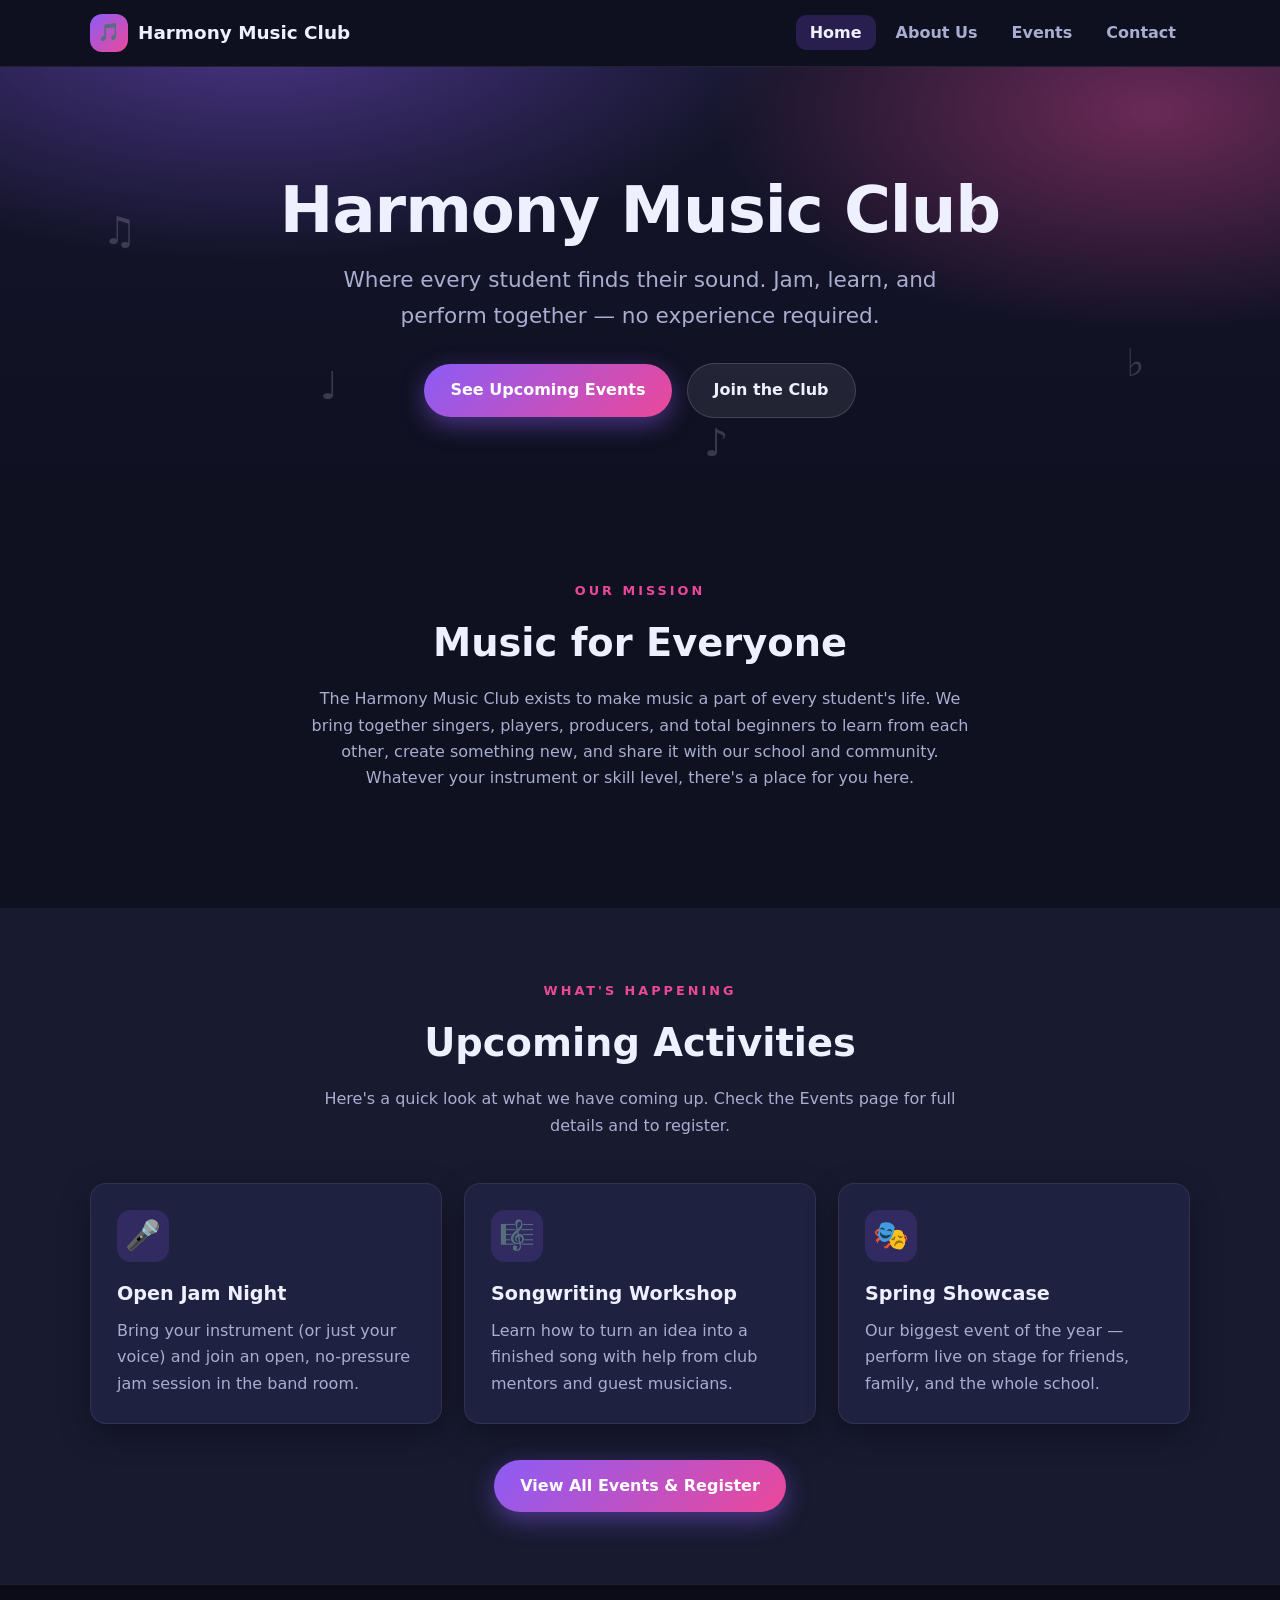
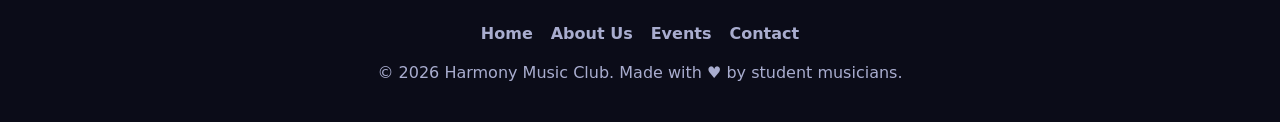
<file: index.html>
<!DOCTYPE html>
<html lang="en">
<head>
  <meta charset="UTF-8">
  <meta name="viewport" content="width=device-width, initial-scale=1.0">
  <title>Harmony Music Club — Home</title>
  <meta name="description" content="Harmony Music Club brings together students who love music — all skill levels welcome. Jam sessions, workshops, and live performances.">
  <link rel="stylesheet" href="styles.css">
</head>
<body>

  <!-- Navbar -->
  <header class="navbar">
    <div class="container nav-inner">
      <a class="brand" href="index.html"><span class="logo">&#127925;</span> Harmony Music Club</a>
      <button class="nav-toggle" onclick="toggleNav()" aria-label="Menu">&#9776;</button>
      <ul class="nav-links" id="navLinks">
        <li><a href="index.html">Home</a></li>
        <li><a href="about.html">About Us</a></li>
        <li><a href="events.html">Events</a></li>
        <li><a href="contact.html">Contact</a></li>
      </ul>
    </div>
  </header>

  <!-- Hero / Banner -->
  <section class="hero">
    <div class="hero-notes">
      <span>&#9835;</span><span>&#9833;</span><span>&#9839;</span><span>&#9837;</span><span>&#9834;</span>
    </div>
    <div class="container">
      <h1>Harmony Music Club</h1>
      <p class="tagline">Where every student finds their sound. Jam, learn, and perform together — no experience required.</p>
      <a class="btn btn-primary" href="events.html">See Upcoming Events</a>
      <a class="btn btn-ghost" href="about.html">Join the Club</a>
    </div>
  </section>

  <!-- Mission Statement -->
  <section class="section">
    <div class="container">
      <span class="eyebrow">Our Mission</span>
      <h2>Music for Everyone</h2>
      <p class="lead">
        The Harmony Music Club exists to make music a part of every student's life. We bring together
        singers, players, producers, and total beginners to learn from each other, create something new,
        and share it with our school and community. Whatever your instrument or skill level, there's a
        place for you here.
      </p>
    </div>
  </section>

  <!-- Upcoming Activities -->
  <section class="section alt">
    <div class="container">
      <span class="eyebrow">What's Happening</span>
      <h2>Upcoming Activities</h2>
      <p class="lead">Here's a quick look at what we have coming up. Check the Events page for full details and to register.</p>
      <div class="grid grid-3">
        <div class="card">
          <div class="icon">&#127908;</div>
          <h3>Open Jam Night</h3>
          <p>Bring your instrument (or just your voice) and join an open, no-pressure jam session in the band room.</p>
        </div>
        <div class="card">
          <div class="icon">&#127932;</div>
          <h3>Songwriting Workshop</h3>
          <p>Learn how to turn an idea into a finished song with help from club mentors and guest musicians.</p>
        </div>
        <div class="card">
          <div class="icon">&#127917;</div>
          <h3>Spring Showcase</h3>
          <p>Our biggest event of the year — perform live on stage for friends, family, and the whole school.</p>
        </div>
      </div>
      <div style="text-align:center; margin-top:36px;">
        <a class="btn btn-primary" href="events.html">View All Events &amp; Register</a>
      </div>
    </div>
  </section>

  <!-- Footer -->
  <footer class="footer">
    <div class="container">
      <div class="footer-links">
        <a href="index.html">Home</a>
        <a href="about.html">About Us</a>
        <a href="events.html">Events</a>
        <a href="contact.html">Contact</a>
      </div>
      <p>&copy; 2026 Harmony Music Club. Made with &#9829; by student musicians.</p>
    </div>
  </footer>

  <script src="script.js"></script>
</body>
</html>
</file>
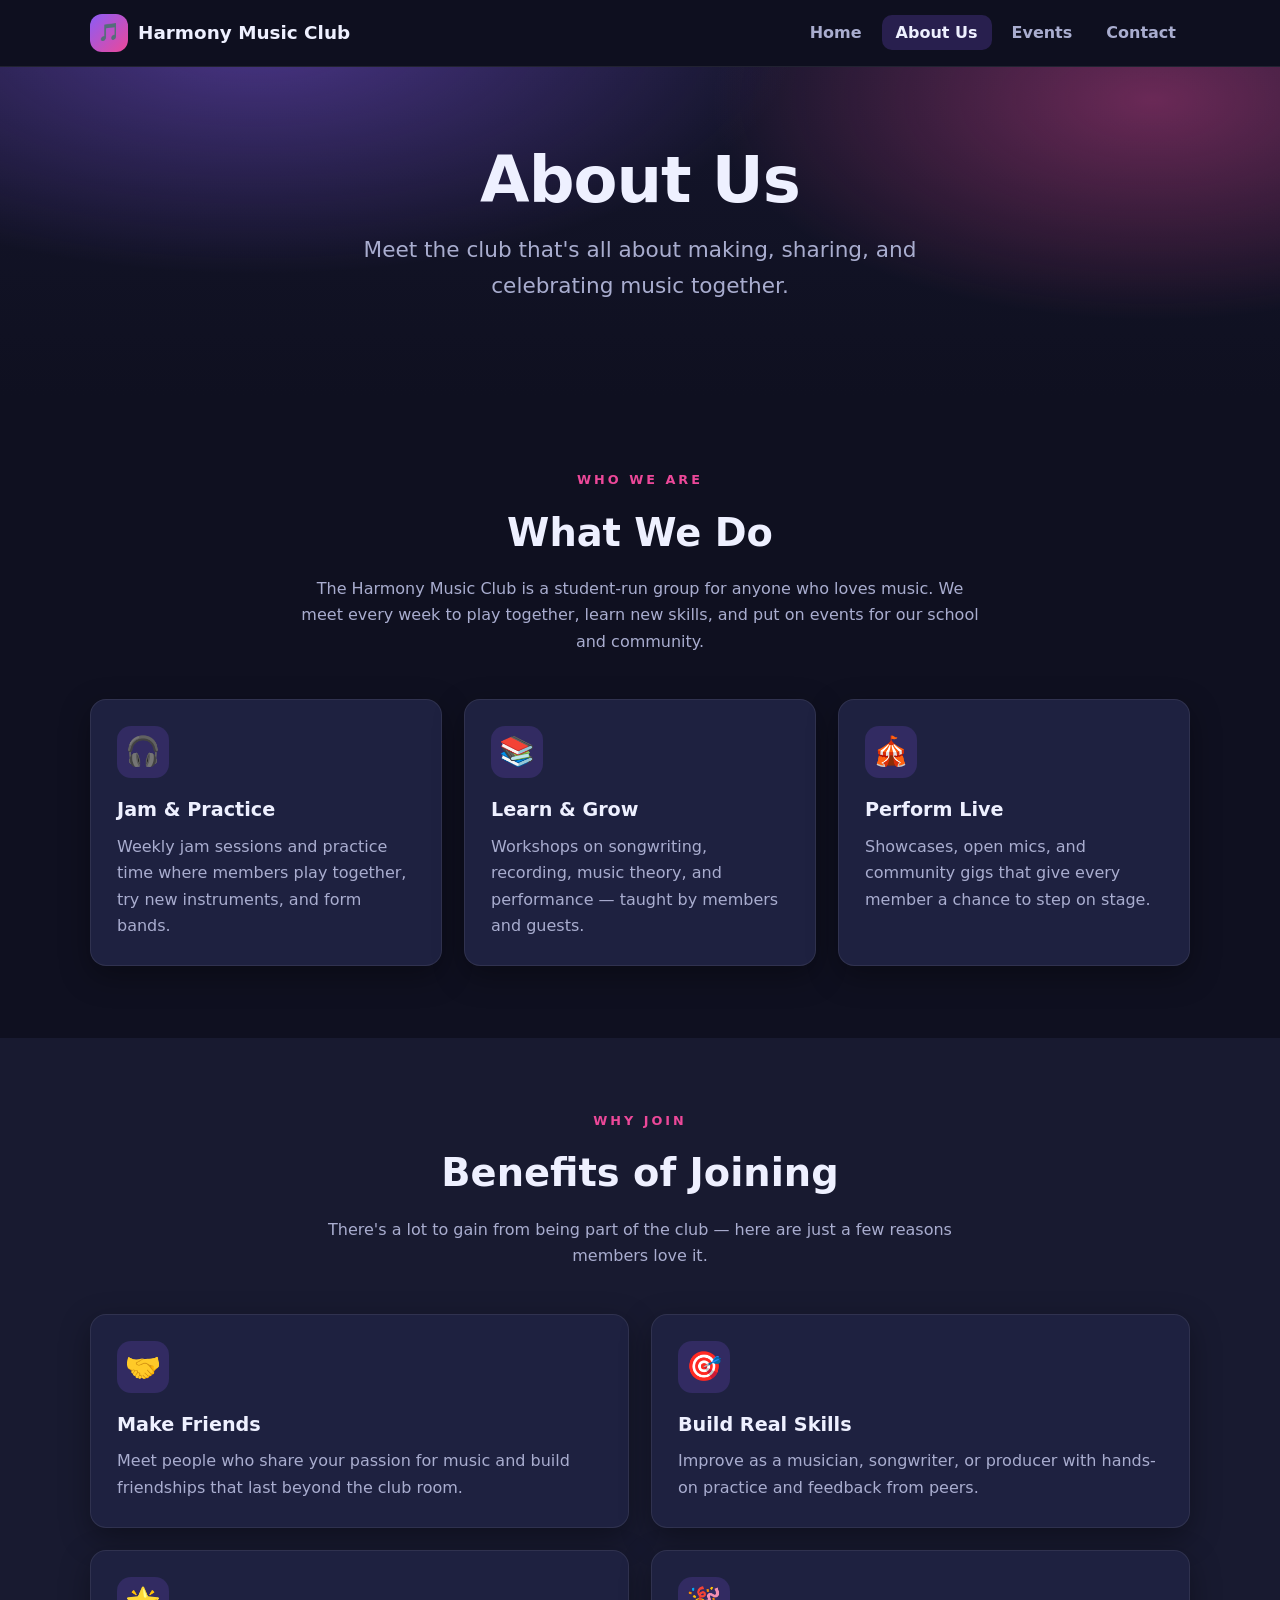
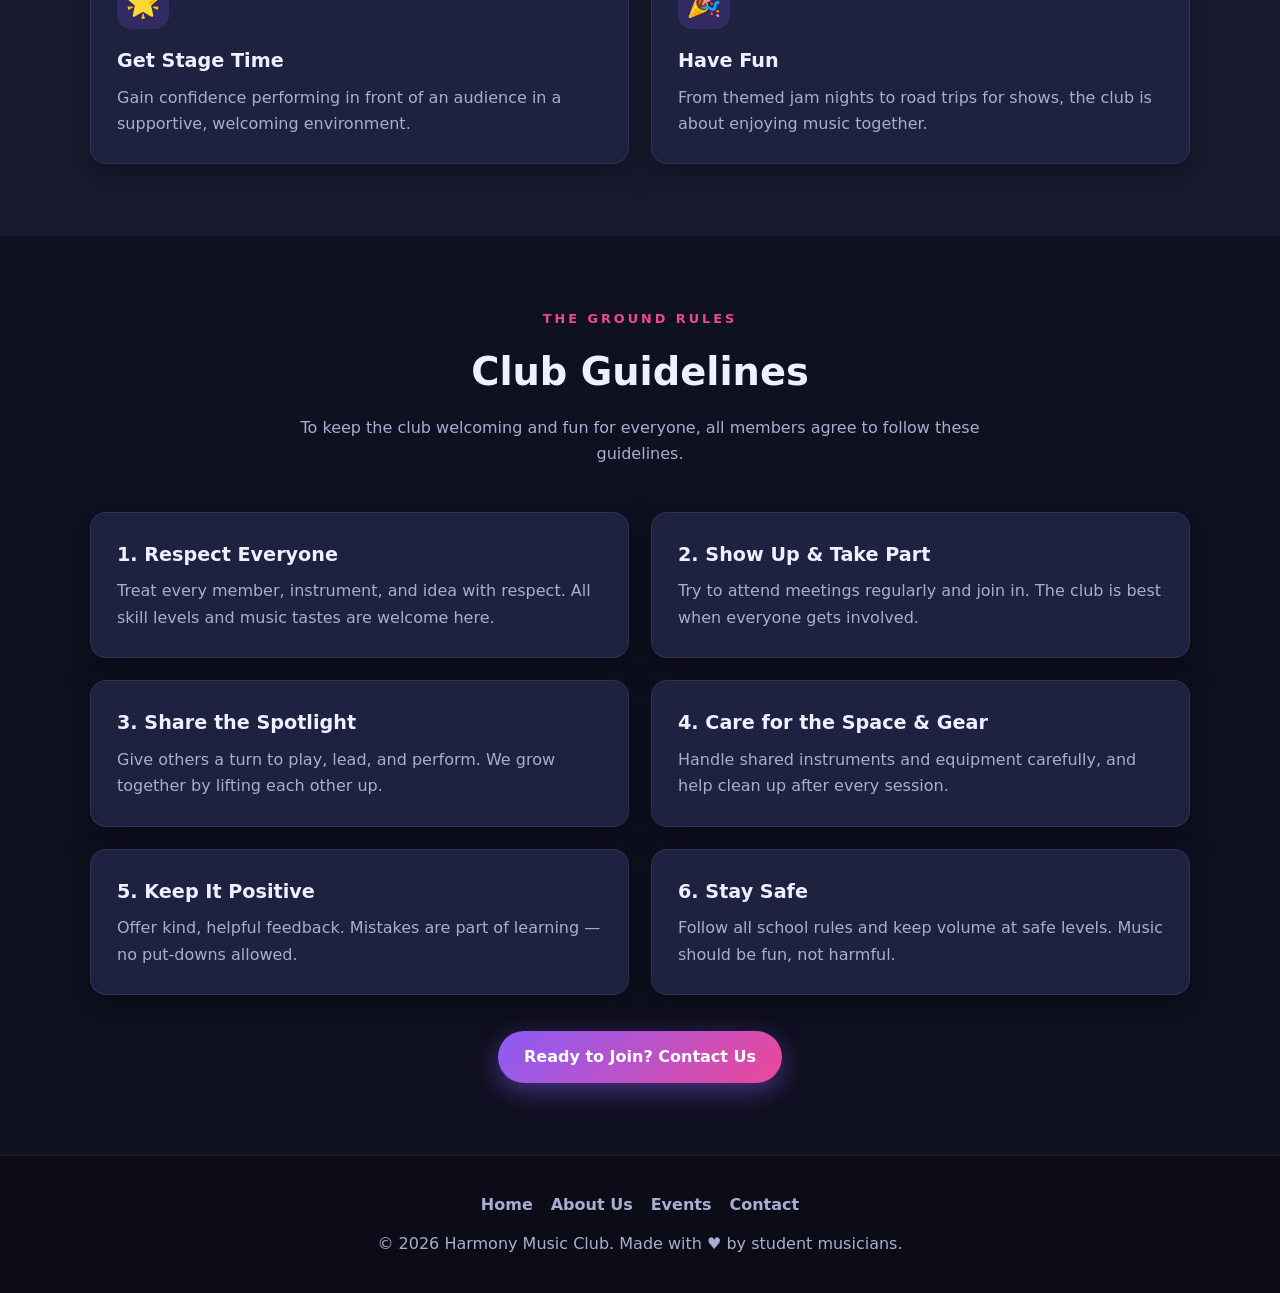
<file: about.html>
<!DOCTYPE html>
<html lang="en">
<head>
  <meta charset="UTF-8">
  <meta name="viewport" content="width=device-width, initial-scale=1.0">
  <title>Harmony Music Club — About Us</title>
  <meta name="description" content="Learn what the Harmony Music Club does, the benefits of joining, and our club guidelines.">
  <link rel="stylesheet" href="styles.css">
</head>
<body>

  <!-- Navbar -->
  <header class="navbar">
    <div class="container nav-inner">
      <a class="brand" href="index.html"><span class="logo">&#127925;</span> Harmony Music Club</a>
      <button class="nav-toggle" onclick="toggleNav()" aria-label="Menu">&#9776;</button>
      <ul class="nav-links" id="navLinks">
        <li><a href="index.html">Home</a></li>
        <li><a href="about.html">About Us</a></li>
        <li><a href="events.html">Events</a></li>
        <li><a href="contact.html">Contact</a></li>
      </ul>
    </div>
  </header>

  <!-- Page header -->
  <section class="hero" style="padding:80px 0 64px;">
    <div class="container">
      <h1>About Us</h1>
      <p class="tagline">Meet the club that's all about making, sharing, and celebrating music together.</p>
    </div>
  </section>

  <!-- What the club does -->
  <section class="section">
    <div class="container">
      <span class="eyebrow">Who We Are</span>
      <h2>What We Do</h2>
      <p class="lead">
        The Harmony Music Club is a student-run group for anyone who loves music. We meet every week to
        play together, learn new skills, and put on events for our school and community.
      </p>
      <div class="grid grid-3">
        <div class="card">
          <div class="icon">&#127911;</div>
          <h3>Jam &amp; Practice</h3>
          <p>Weekly jam sessions and practice time where members play together, try new instruments, and form bands.</p>
        </div>
        <div class="card">
          <div class="icon">&#128218;</div>
          <h3>Learn &amp; Grow</h3>
          <p>Workshops on songwriting, recording, music theory, and performance — taught by members and guests.</p>
        </div>
        <div class="card">
          <div class="icon">&#127914;</div>
          <h3>Perform Live</h3>
          <p>Showcases, open mics, and community gigs that give every member a chance to step on stage.</p>
        </div>
      </div>
    </div>
  </section>

  <!-- Benefits of joining -->
  <section class="section alt">
    <div class="container">
      <span class="eyebrow">Why Join</span>
      <h2>Benefits of Joining</h2>
      <p class="lead">There's a lot to gain from being part of the club — here are just a few reasons members love it.</p>
      <div class="grid grid-2">
        <div class="card">
          <div class="icon">&#129309;</div>
          <h3>Make Friends</h3>
          <p>Meet people who share your passion for music and build friendships that last beyond the club room.</p>
        </div>
        <div class="card">
          <div class="icon">&#127919;</div>
          <h3>Build Real Skills</h3>
          <p>Improve as a musician, songwriter, or producer with hands-on practice and feedback from peers.</p>
        </div>
        <div class="card">
          <div class="icon">&#127775;</div>
          <h3>Get Stage Time</h3>
          <p>Gain confidence performing in front of an audience in a supportive, welcoming environment.</p>
        </div>
        <div class="card">
          <div class="icon">&#127881;</div>
          <h3>Have Fun</h3>
          <p>From themed jam nights to road trips for shows, the club is about enjoying music together.</p>
        </div>
      </div>
    </div>
  </section>

  <!-- Club guidelines -->
  <section class="section">
    <div class="container">
      <span class="eyebrow">The Ground Rules</span>
      <h2>Club Guidelines</h2>
      <p class="lead">To keep the club welcoming and fun for everyone, all members agree to follow these guidelines.</p>
      <div class="grid grid-2">
        <div class="card">
          <h3>1. Respect Everyone</h3>
          <p>Treat every member, instrument, and idea with respect. All skill levels and music tastes are welcome here.</p>
        </div>
        <div class="card">
          <h3>2. Show Up &amp; Take Part</h3>
          <p>Try to attend meetings regularly and join in. The club is best when everyone gets involved.</p>
        </div>
        <div class="card">
          <h3>3. Share the Spotlight</h3>
          <p>Give others a turn to play, lead, and perform. We grow together by lifting each other up.</p>
        </div>
        <div class="card">
          <h3>4. Care for the Space &amp; Gear</h3>
          <p>Handle shared instruments and equipment carefully, and help clean up after every session.</p>
        </div>
        <div class="card">
          <h3>5. Keep It Positive</h3>
          <p>Offer kind, helpful feedback. Mistakes are part of learning — no put-downs allowed.</p>
        </div>
        <div class="card">
          <h3>6. Stay Safe</h3>
          <p>Follow all school rules and keep volume at safe levels. Music should be fun, not harmful.</p>
        </div>
      </div>
      <div style="text-align:center; margin-top:36px;">
        <a class="btn btn-primary" href="contact.html">Ready to Join? Contact Us</a>
      </div>
    </div>
  </section>

  <!-- Footer -->
  <footer class="footer">
    <div class="container">
      <div class="footer-links">
        <a href="index.html">Home</a>
        <a href="about.html">About Us</a>
        <a href="events.html">Events</a>
        <a href="contact.html">Contact</a>
      </div>
      <p>&copy; 2026 Harmony Music Club. Made with &#9829; by student musicians.</p>
    </div>
  </footer>

  <script src="script.js"></script>
</body>
</html>
</file>
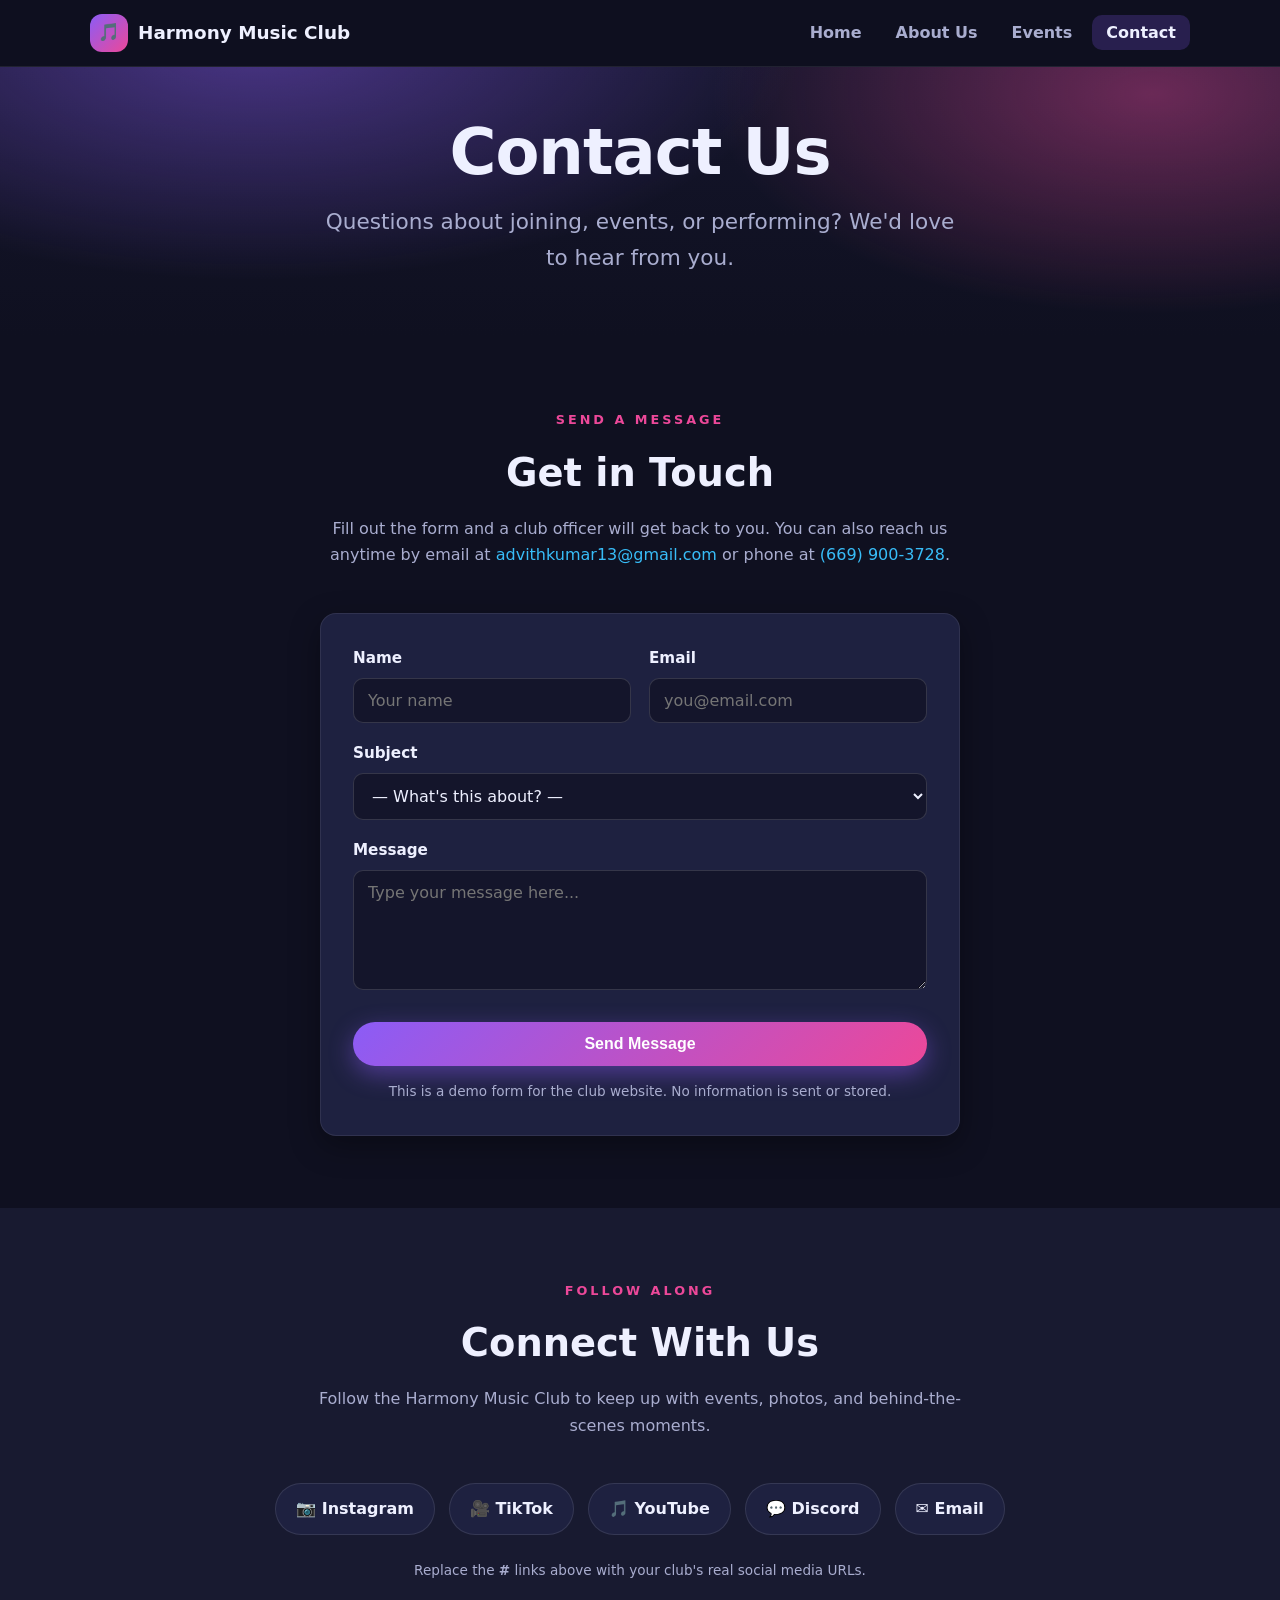
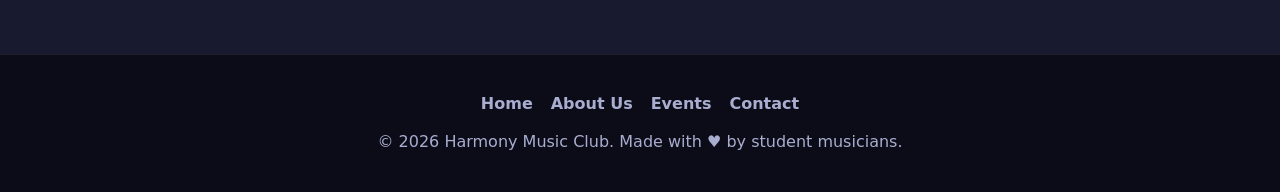
<file: contact.html>
<!DOCTYPE html>
<html lang="en">
<head>
  <meta charset="UTF-8">
  <meta name="viewport" content="width=device-width, initial-scale=1.0">
  <title>Harmony Music Club — Contact</title>
  <meta name="description" content="Get in touch with the Harmony Music Club. Send us a message or follow us on social media.">
  <link rel="stylesheet" href="styles.css">
</head>
<body>

  <!-- Navbar -->
  <header class="navbar">
    <div class="container nav-inner">
      <a class="brand" href="index.html"><span class="logo">&#127925;</span> Harmony Music Club</a>
      <button class="nav-toggle" onclick="toggleNav()" aria-label="Menu">&#9776;</button>
      <ul class="nav-links" id="navLinks">
        <li><a href="index.html">Home</a></li>
        <li><a href="about.html">About Us</a></li>
        <li><a href="events.html">Events</a></li>
        <li><a href="contact.html" class="active">Contact</a></li>
      </ul>
    </div>
  </header>

  <!-- Page header -->
  <section class="hero" style="padding:52px 0 32px;">
    <div class="container">
      <h1>Contact Us</h1>
      <p class="tagline">Questions about joining, events, or performing? We'd love to hear from you.</p>
    </div>
  </section>

  <!-- Contact form -->
  <section class="section">
    <div class="container">
      <span class="eyebrow">Send a Message</span>
      <h2>Get in Touch</h2>
      <p class="lead">
        Fill out the form and a club officer will get back to you. You can also reach us anytime by
        email at <a href="mailto:advithkumar13@gmail.com">advithkumar13@gmail.com</a>
        or phone at <a href="tel:+16699003728">(669) 900-3728</a>.
      </p>

      <form class="form" data-mock>
        <div class="form-success">&#9989; Thanks for reaching out! We'll reply to your message soon.</div>

        <div class="form-grid">
          <div class="form-row">
            <label for="c-name">Name</label>
            <input type="text" id="c-name" name="name" placeholder="Your name" required>
          </div>
          <div class="form-row">
            <label for="c-email">Email</label>
            <input type="email" id="c-email" name="email" placeholder="you@email.com" required>
          </div>
        </div>

        <div class="form-row">
          <label for="c-subject">Subject</label>
          <select id="c-subject" name="subject" required>
            <option value="">— What's this about? —</option>
            <option>I want to join the club</option>
            <option>Question about an event</option>
            <option>I'd like to perform</option>
            <option>Something else</option>
          </select>
        </div>

        <div class="form-row">
          <label for="c-message">Message</label>
          <textarea id="c-message" name="message" placeholder="Type your message here..." required></textarea>
        </div>

        <button type="submit" class="btn btn-primary">Send Message</button>
        <p class="form-note">This is a demo form for the club website. No information is sent or stored.</p>
      </form>
    </div>
  </section>

  <!-- Social media links -->
  <section class="section alt">
    <div class="container">
      <span class="eyebrow">Follow Along</span>
      <h2>Connect With Us</h2>
      <p class="lead">Follow the Harmony Music Club to keep up with events, photos, and behind-the-scenes moments.</p>
      <div class="socials">
        <a class="social" href="#" target="_blank" rel="noopener">&#128247; Instagram</a>
        <a class="social" href="#" target="_blank" rel="noopener">&#127909; TikTok</a>
        <a class="social" href="#" target="_blank" rel="noopener">&#127925; YouTube</a>
        <a class="social" href="#" target="_blank" rel="noopener">&#128172; Discord</a>
        <a class="social" href="mailto:advithkumar13@gmail.com">&#9993; Email</a>
      </div>
      <p class="form-note" style="margin-top:24px;">
        Replace the <strong>#</strong> links above with your club's real social media URLs.
      </p>
    </div>
  </section>

  <!-- Footer -->
  <footer class="footer">
    <div class="container">
      <div class="footer-links">
        <a href="index.html">Home</a>
        <a href="about.html">About Us</a>
        <a href="events.html">Events</a>
        <a href="contact.html">Contact</a>
      </div>
      <p>&copy; 2026 Harmony Music Club. Made with &#9829; by student musicians.</p>
    </div>
  </footer>

  <script src="script.js"></script>
</body>
</html>
</file>
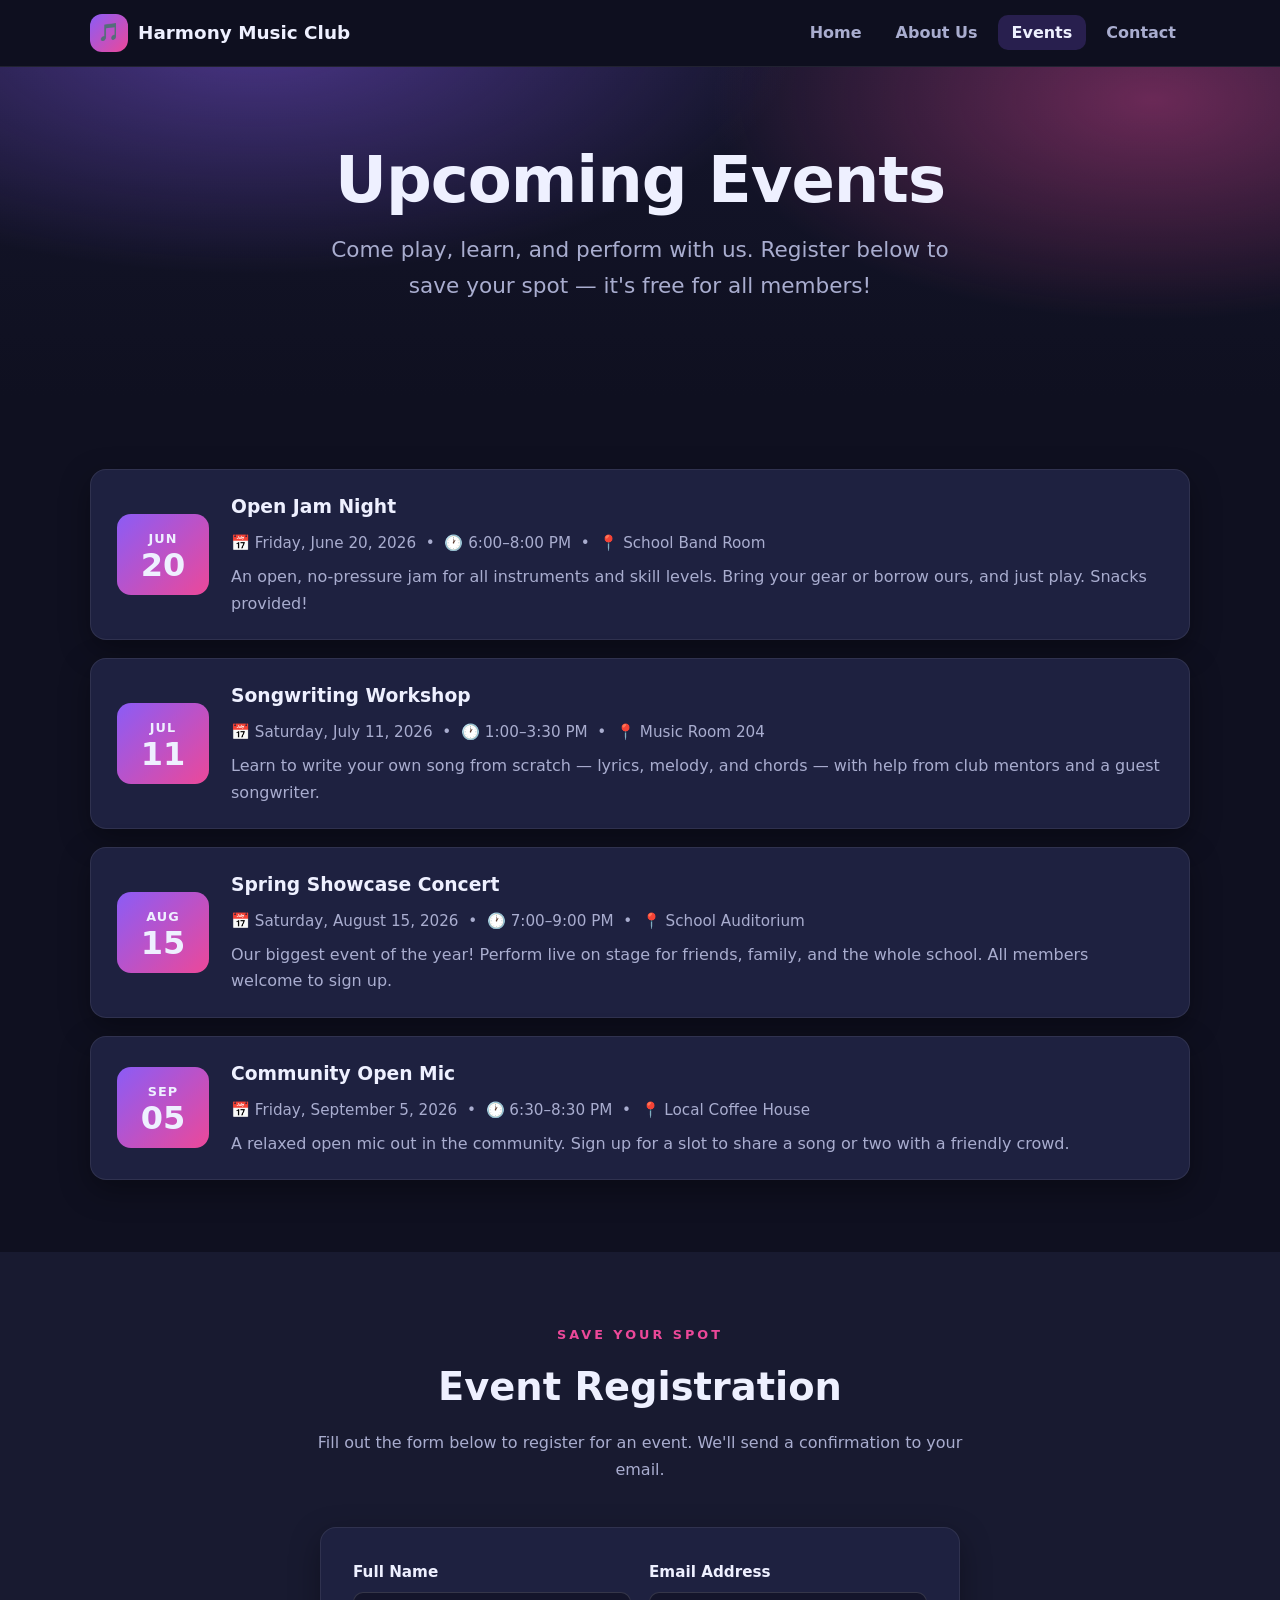
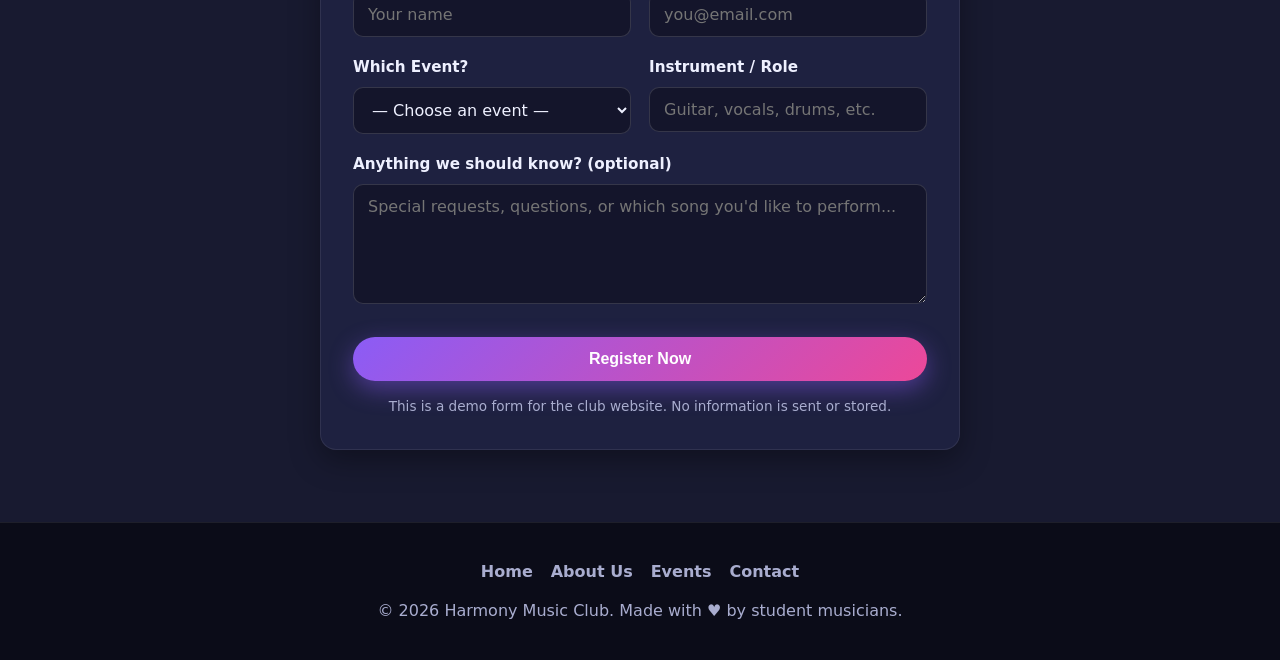
<file: events.html>
<!DOCTYPE html>
<html lang="en">
<head>
  <meta charset="UTF-8">
  <meta name="viewport" content="width=device-width, initial-scale=1.0">
  <title>Harmony Music Club — Events</title>
  <meta name="description" content="Upcoming Harmony Music Club events — jam nights, workshops, and our Spring Showcase. Register online.">
  <link rel="stylesheet" href="styles.css">
</head>
<body>

  <!-- Navbar -->
  <header class="navbar">
    <div class="container nav-inner">
      <a class="brand" href="index.html"><span class="logo">&#127925;</span> Harmony Music Club</a>
      <button class="nav-toggle" onclick="toggleNav()" aria-label="Menu">&#9776;</button>
      <ul class="nav-links" id="navLinks">
        <li><a href="index.html">Home</a></li>
        <li><a href="about.html">About Us</a></li>
        <li><a href="events.html">Events</a></li>
        <li><a href="contact.html">Contact</a></li>
      </ul>
    </div>
  </header>

  <!-- Page header -->
  <section class="hero" style="padding:80px 0 64px;">
    <div class="container">
      <h1>Upcoming Events</h1>
      <p class="tagline">Come play, learn, and perform with us. Register below to save your spot — it's free for all members!</p>
    </div>
  </section>

  <!-- Event list -->
  <section class="section">
    <div class="container">
      <div class="grid" style="gap:18px;">

        <div class="event">
          <div class="date"><span class="month">Jun</span><span class="day">20</span></div>
          <div class="info">
            <h3>Open Jam Night</h3>
            <p class="meta">&#128197; Friday, June 20, 2026 &nbsp;&bull;&nbsp; &#128336; 6:00–8:00 PM &nbsp;&bull;&nbsp; &#128205; School Band Room</p>
            <p>An open, no-pressure jam for all instruments and skill levels. Bring your gear or borrow ours, and just play. Snacks provided!</p>
          </div>
        </div>

        <div class="event">
          <div class="date"><span class="month">Jul</span><span class="day">11</span></div>
          <div class="info">
            <h3>Songwriting Workshop</h3>
            <p class="meta">&#128197; Saturday, July 11, 2026 &nbsp;&bull;&nbsp; &#128336; 1:00–3:30 PM &nbsp;&bull;&nbsp; &#128205; Music Room 204</p>
            <p>Learn to write your own song from scratch — lyrics, melody, and chords — with help from club mentors and a guest songwriter.</p>
          </div>
        </div>

        <div class="event">
          <div class="date"><span class="month">Aug</span><span class="day">15</span></div>
          <div class="info">
            <h3>Spring Showcase Concert</h3>
            <p class="meta">&#128197; Saturday, August 15, 2026 &nbsp;&bull;&nbsp; &#128336; 7:00–9:00 PM &nbsp;&bull;&nbsp; &#128205; School Auditorium</p>
            <p>Our biggest event of the year! Perform live on stage for friends, family, and the whole school. All members welcome to sign up.</p>
          </div>
        </div>

        <div class="event">
          <div class="date"><span class="month">Sep</span><span class="day">05</span></div>
          <div class="info">
            <h3>Community Open Mic</h3>
            <p class="meta">&#128197; Friday, September 5, 2026 &nbsp;&bull;&nbsp; &#128336; 6:30–8:30 PM &nbsp;&bull;&nbsp; &#128205; Local Coffee House</p>
            <p>A relaxed open mic out in the community. Sign up for a slot to share a song or two with a friendly crowd.</p>
          </div>
        </div>

      </div>
    </div>
  </section>

  <!-- Registration form (mockup) -->
  <section class="section alt">
    <div class="container">
      <span class="eyebrow">Save Your Spot</span>
      <h2>Event Registration</h2>
      <p class="lead">Fill out the form below to register for an event. We'll send a confirmation to your email.</p>

      <form class="form" data-mock>
        <div class="form-success">&#127881; Thanks! Your registration has been received. See you there!</div>

        <div class="form-grid">
          <div class="form-row">
            <label for="reg-name">Full Name</label>
            <input type="text" id="reg-name" name="name" placeholder="Your name" required>
          </div>
          <div class="form-row">
            <label for="reg-email">Email Address</label>
            <input type="email" id="reg-email" name="email" placeholder="you@email.com" required>
          </div>
        </div>

        <div class="form-grid">
          <div class="form-row">
            <label for="reg-event">Which Event?</label>
            <select id="reg-event" name="event" required>
              <option value="">— Choose an event —</option>
              <option>Open Jam Night (Jun 20)</option>
              <option>Songwriting Workshop (Jul 11)</option>
              <option>Spring Showcase Concert (Aug 15)</option>
              <option>Community Open Mic (Sep 5)</option>
            </select>
          </div>
          <div class="form-row">
            <label for="reg-instrument">Instrument / Role</label>
            <input type="text" id="reg-instrument" name="instrument" placeholder="Guitar, vocals, drums, etc.">
          </div>
        </div>

        <div class="form-row">
          <label for="reg-notes">Anything we should know? (optional)</label>
          <textarea id="reg-notes" name="notes" placeholder="Special requests, questions, or which song you'd like to perform..."></textarea>
        </div>

        <button type="submit" class="btn btn-primary">Register Now</button>
        <p class="form-note">This is a demo form for the club website. No information is sent or stored.</p>
      </form>
    </div>
  </section>

  <!-- Footer -->
  <footer class="footer">
    <div class="container">
      <div class="footer-links">
        <a href="index.html">Home</a>
        <a href="about.html">About Us</a>
        <a href="events.html">Events</a>
        <a href="contact.html">Contact</a>
      </div>
      <p>&copy; 2026 Harmony Music Club. Made with &#9829; by student musicians.</p>
    </div>
  </footer>

  <script src="script.js"></script>
</body>
</html>
</file>
<file: styles.css>
/* ===== Harmony Music Club — shared styles ===== */
:root {
  --bg: #0f1020;
  --bg-soft: #181a30;
  --card: #1e2140;
  --text: #eef0ff;
  --muted: #a9adcf;
  --accent: #8b5cf6;
  --accent-2: #ec4899;
  --accent-3: #38bdf8;
  --ring: rgba(139, 92, 246, 0.45);
  --radius: 16px;
  --shadow: 0 10px 30px rgba(0, 0, 0, 0.35);
}

* { box-sizing: border-box; margin: 0; padding: 0; }

html { scroll-behavior: smooth; }

body {
  font-family: "Segoe UI", system-ui, -apple-system, Roboto, Helvetica, Arial, sans-serif;
  background: var(--bg);
  color: var(--text);
  line-height: 1.65;
  -webkit-font-smoothing: antialiased;
}

a { color: var(--accent-3); text-decoration: none; }
a:hover { text-decoration: underline; }

.container { width: min(1100px, 92%); margin: 0 auto; }

/* ===== Navbar ===== */
.navbar {
  position: sticky;
  top: 0;
  z-index: 50;
  background: rgba(15, 16, 32, 0.85);
  backdrop-filter: blur(10px);
  border-bottom: 1px solid rgba(255, 255, 255, 0.08);
}
.nav-inner {
  display: flex;
  align-items: center;
  justify-content: space-between;
  padding: 14px 0;
}
.brand {
  display: flex;
  align-items: center;
  gap: 10px;
  font-weight: 800;
  font-size: 1.15rem;
  color: var(--text);
}
.brand:hover { text-decoration: none; }
.brand .logo {
  display: grid;
  place-items: center;
  width: 38px; height: 38px;
  border-radius: 12px;
  background: linear-gradient(135deg, var(--accent), var(--accent-2));
  font-size: 1.1rem;
}
.nav-links {
  display: flex;
  gap: 6px;
  list-style: none;
  align-items: center;
}
.nav-links a {
  color: var(--muted);
  font-weight: 600;
  padding: 8px 14px;
  border-radius: 10px;
  transition: all 0.15s ease;
}
.nav-links a:hover { color: var(--text); background: rgba(255,255,255,0.06); text-decoration: none; }
.nav-links a.active { color: var(--text); background: rgba(139, 92, 246, 0.22); }

.nav-toggle {
  display: none;
  background: none;
  border: none;
  cursor: pointer;
  color: var(--text);
  font-size: 1.6rem;
}

/* ===== Hero ===== */
.hero {
  position: relative;
  overflow: hidden;
  padding: 110px 0 90px;
  text-align: center;
  background:
    radial-gradient(900px 400px at 20% -10%, rgba(139, 92, 246, 0.45), transparent 60%),
    radial-gradient(800px 400px at 90% 10%, rgba(236, 72, 153, 0.40), transparent 55%),
    linear-gradient(180deg, #14152b, #0f1020);
}
.hero h1 {
  font-size: clamp(2.2rem, 6vw, 4rem);
  line-height: 1.05;
  letter-spacing: -1px;
  margin-bottom: 18px;
}
.hero .tagline {
  font-size: clamp(1.05rem, 2.5vw, 1.35rem);
  color: var(--muted);
  max-width: 640px;
  margin: 0 auto 30px;
}
.hero-notes {
  position: absolute;
  inset: 0;
  pointer-events: none;
  opacity: 0.18;
  font-size: 2.4rem;
}
.hero-notes span { position: absolute; animation: float 6s ease-in-out infinite; }
.hero-notes span:nth-child(1){ left: 8%;  top: 30%; animation-delay: 0s; }
.hero-notes span:nth-child(2){ left: 25%; top: 65%; animation-delay: 1.2s; }
.hero-notes span:nth-child(3){ left: 75%; top: 25%; animation-delay: .6s; }
.hero-notes span:nth-child(4){ left: 88%; top: 60%; animation-delay: 1.8s; }
.hero-notes span:nth-child(5){ left: 55%; top: 78%; animation-delay: 2.4s; }
@keyframes float { 0%,100%{ transform: translateY(0) rotate(-5deg);} 50%{ transform: translateY(-18px) rotate(5deg);} }

/* ===== Buttons ===== */
.btn {
  display: inline-block;
  font-weight: 700;
  padding: 13px 26px;
  border-radius: 999px;
  border: none;
  cursor: pointer;
  font-size: 1rem;
  transition: transform 0.12s ease, box-shadow 0.12s ease;
}
.btn-primary {
  color: white;
  background: linear-gradient(135deg, var(--accent), var(--accent-2));
  box-shadow: 0 8px 24px var(--ring);
}
.btn-primary:hover { transform: translateY(-2px); text-decoration: none; }
.btn-ghost {
  color: var(--text);
  background: rgba(255,255,255,0.08);
  border: 1px solid rgba(255,255,255,0.15);
  margin-left: 10px;
}
.btn-ghost:hover { background: rgba(255,255,255,0.14); text-decoration: none; }

/* ===== Sections ===== */
.section { padding: 72px 0; }
.section.alt { background: var(--bg-soft); }
.section h2 {
  font-size: clamp(1.6rem, 4vw, 2.4rem);
  margin-bottom: 12px;
  text-align: center;
}
.section .lead {
  color: var(--muted);
  text-align: center;
  max-width: 680px;
  margin: 0 auto 44px;
}
.eyebrow {
  display: block;
  text-align: center;
  text-transform: uppercase;
  letter-spacing: 3px;
  font-size: 0.8rem;
  font-weight: 700;
  color: var(--accent-2);
  margin-bottom: 10px;
}

/* ===== Cards / grids ===== */
.grid { display: grid; gap: 22px; }
.grid-3 { grid-template-columns: repeat(3, 1fr); }
.grid-2 { grid-template-columns: repeat(2, 1fr); }

.card {
  background: var(--card);
  border: 1px solid rgba(255,255,255,0.08);
  border-radius: var(--radius);
  padding: 26px;
  box-shadow: var(--shadow);
  transition: transform 0.15s ease, border-color 0.15s ease;
}
.card:hover { transform: translateY(-4px); border-color: var(--ring); }
.card .icon {
  font-size: 1.8rem;
  width: 52px; height: 52px;
  display: grid; place-items: center;
  border-radius: 14px;
  background: rgba(139, 92, 246, 0.18);
  margin-bottom: 16px;
}
.card h3 { margin-bottom: 8px; font-size: 1.2rem; }
.card p { color: var(--muted); }

/* ===== Event cards ===== */
.event {
  display: flex;
  gap: 22px;
  align-items: center;
  background: var(--card);
  border: 1px solid rgba(255,255,255,0.08);
  border-radius: var(--radius);
  padding: 22px 26px;
  box-shadow: var(--shadow);
}
.event .date {
  flex: 0 0 92px;
  text-align: center;
  background: linear-gradient(135deg, var(--accent), var(--accent-2));
  border-radius: 14px;
  padding: 14px 8px;
}
.event .date .month { display:block; font-weight:700; text-transform:uppercase; letter-spacing:1px; font-size:.8rem; }
.event .date .day { display:block; font-size:2rem; font-weight:800; line-height:1; }
.event .info { flex: 1; }
.event .info h3 { margin-bottom: 4px; }
.event .info .meta { color: var(--muted); font-size: 0.95rem; }
.event .info p { color: var(--muted); margin-top: 8px; }

/* ===== Forms ===== */
.form {
  background: var(--card);
  border: 1px solid rgba(255,255,255,0.08);
  border-radius: var(--radius);
  padding: 32px;
  box-shadow: var(--shadow);
  max-width: 640px;
  margin: 0 auto;
}
.form-row { margin-bottom: 18px; }
.form-grid { display: grid; grid-template-columns: 1fr 1fr; gap: 18px; }
.form label { display: block; font-weight: 600; margin-bottom: 7px; font-size: 0.95rem; }
.form input, .form select, .form textarea {
  width: 100%;
  padding: 12px 14px;
  border-radius: 10px;
  border: 1px solid rgba(255,255,255,0.14);
  background: #14152b;
  color: var(--text);
  font-size: 1rem;
  font-family: inherit;
}
.form input:focus, .form select:focus, .form textarea:focus {
  outline: none;
  border-color: var(--accent);
  box-shadow: 0 0 0 3px var(--ring);
}
.form textarea { min-height: 120px; resize: vertical; }
.form .btn { width: 100%; margin-top: 6px; }
.form-note { color: var(--muted); font-size: 0.85rem; text-align: center; margin-top: 14px; }
.form-success {
  display: none;
  background: rgba(56, 189, 248, 0.15);
  border: 1px solid var(--accent-3);
  color: var(--text);
  padding: 14px;
  border-radius: 10px;
  text-align: center;
  margin-bottom: 18px;
  font-weight: 600;
}

/* ===== Socials ===== */
.socials { display: flex; gap: 14px; justify-content: center; flex-wrap: wrap; margin-top: 8px; }
.social {
  display: flex; align-items: center; gap: 10px;
  background: var(--card);
  border: 1px solid rgba(255,255,255,0.1);
  padding: 12px 20px;
  border-radius: 999px;
  color: var(--text);
  font-weight: 600;
}
.social:hover { border-color: var(--ring); text-decoration: none; transform: translateY(-2px); transition: .15s; }

/* ===== Footer ===== */
.footer {
  background: #0b0c18;
  border-top: 1px solid rgba(255,255,255,0.08);
  padding: 36px 0;
  text-align: center;
  color: var(--muted);
}
.footer .footer-links { margin-bottom: 12px; display:flex; gap:18px; justify-content:center; flex-wrap:wrap; }
.footer .footer-links a { color: var(--muted); font-weight: 600; }

/* ===== Responsive ===== */
@media (max-width: 820px) {
  .grid-3, .grid-2, .form-grid { grid-template-columns: 1fr; }
  .nav-toggle { display: block; }
  .nav-links {
    display: none;
    position: absolute;
    top: 64px; right: 4%;
    flex-direction: column;
    background: var(--card);
    padding: 12px;
    border-radius: 14px;
    border: 1px solid rgba(255,255,255,0.1);
    box-shadow: var(--shadow);
    min-width: 200px;
  }
  .nav-links.open { display: flex; }
  .nav-links a { width: 100%; }
  .event { flex-direction: column; text-align: center; }
  .event .date { flex-basis: auto; width: 92px; }
}
</file>
